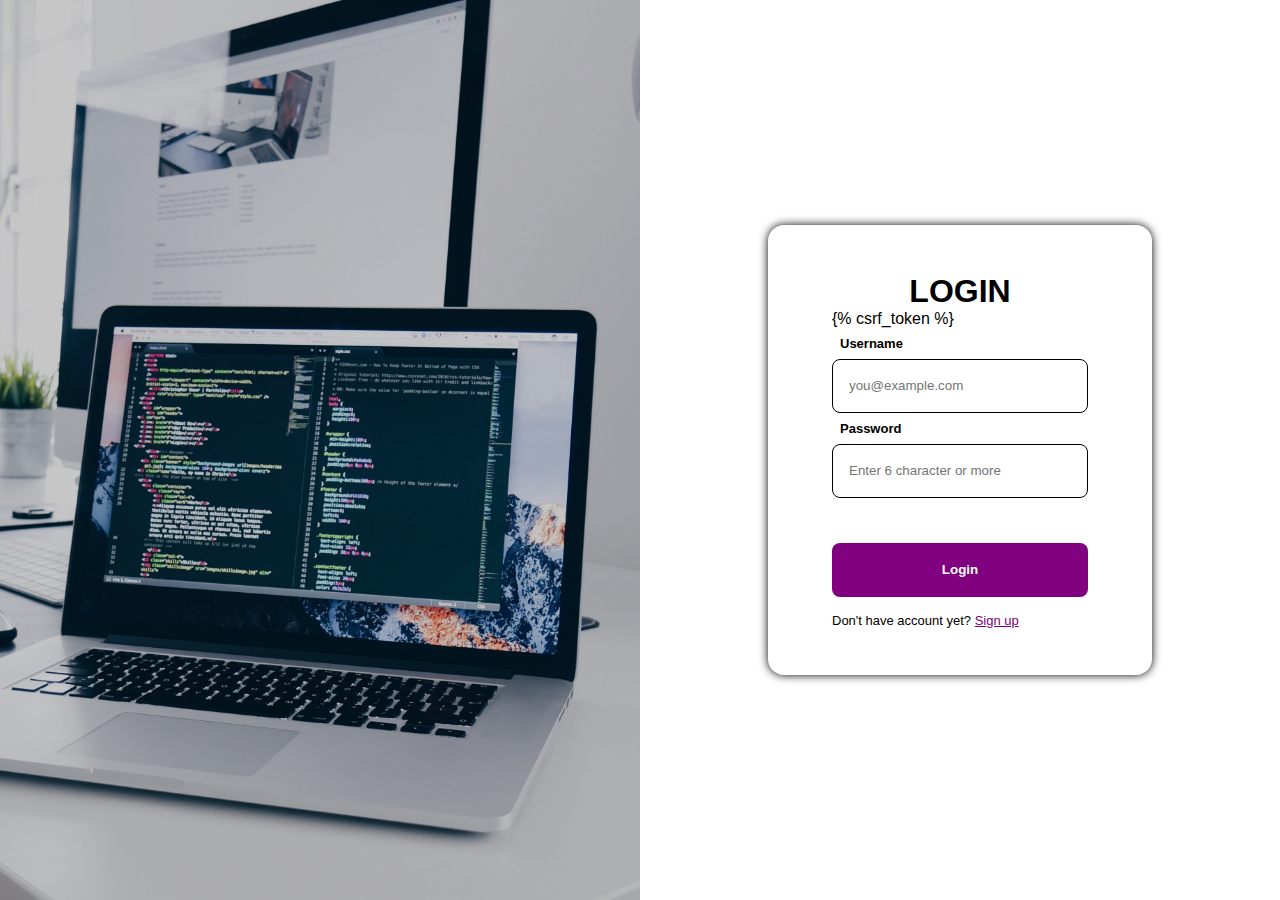
<file: templates/newLoginPage.html>
<!DOCTYPE html>
<html lang="en">

<head>
    <meta charset="UTF-8">
    <meta http-equiv="X-UA-Compatible" content="IE=edge">
    <meta name="viewport" content="width=device-width, initial-scale=1.0">
    <link rel="preconnect" href="https://fonts.googleapis.com">
<link rel="preconnect" href="https://fonts.gstatic.com" crossorigin>
<link href="https://fonts.googleapis.com/css2?family=Roboto+Slab&display=swap" rel="stylesheet">
    <title>Sign up page</title>
    <link rel="stylesheet" href="/static/CSS/newLoginPage.css">
</head>

<body>
    
    <div class="container">
        <div id="right">
           <div id="headingcontainer">
           </div>
        </div>
        <div id="left">
            <div id="form-container">
                <h1>LOGIN</h1>
                <form action="/HandleLogin/" onsubmit="return check()" method="post">
                    {% csrf_token %}
                    <label for="exampleInputEmail1">Username</label>
                    <input type="text" id="name_in" placeholder="you@example.com" name="Username_login">
                    <label for="exampleInputPassword1">Password</label>
                    <input type="password" id="exampleInputPassword1" placeholder="Enter 6 character or more" name="pass_login">
                    <button type="submit">Login</button>
                    <p>Don't have account yet? <a href="/signupPage/" id="signuplink">Sign up</a> </p> 
                </form>
            </div>
        </div>
    </div>
    <script src="/static/Javascript/newLoginPageFormValidation.js"></script>
</body>

</html>
</file>
<file: static/CSS/newLoginPage.css>
* {
    margin: 0px;
    padding: 0px;
    box-sizing: border-box;
}
body {
    font-family: 'Fira Sans', sans-serif;
                
}

.container {
    width: auto;
    display: flex;
    background-color: black;
    
    

}

#right {
    width: 50%;
    height: 100vh;
    background-image: url(/static/coding.jpg);
    background-repeat: no-repeat;
    background-position: center;
    background-size: cover;
    opacity: 0.8;
    
    
}  

#left {
    width: 50%;
    height: 100vh;
    background-color: white;
    color: black;
    
}
#left {
    display: flex;
    justify-content: center;
    align-items: center;
    padding: 2rem;
}
#form-container {
    display: flex;
    flex-direction: column;
    width:30vw;
    height: 50vh;
    border-radius: 1rem;
    box-shadow: 0px 0px 10px;
    align-items: center;
    justify-content: center;
}
#form-container form{
    display: flex;
    flex-direction: column;
    
}
#form-container form label {
    font-size: small;
    margin: 0.5rem;
    font-weight: bold;
}
#form-container form input {
    width: 20vw;
    height: 6vh;
    border: 1px solid black;
    border-radius: 0.5rem;
    padding-left: 1rem;
}
#form-container form button {
    width: 20vw;
    height: 6vh;
    margin-top: 5vh;
    background-color: purple;
    color: white;
    border: none;
    border-radius: 0.5rem;
    font-weight: bold;
}
#form-container form p {
    margin-top: 1rem;
    font-size: small;
}
#form-container form a {
    color: purple;
}
#form-container form h3 {
    font-size: x-large;
    text-align: center;
    font-weight: bold;
        
}
</file>
